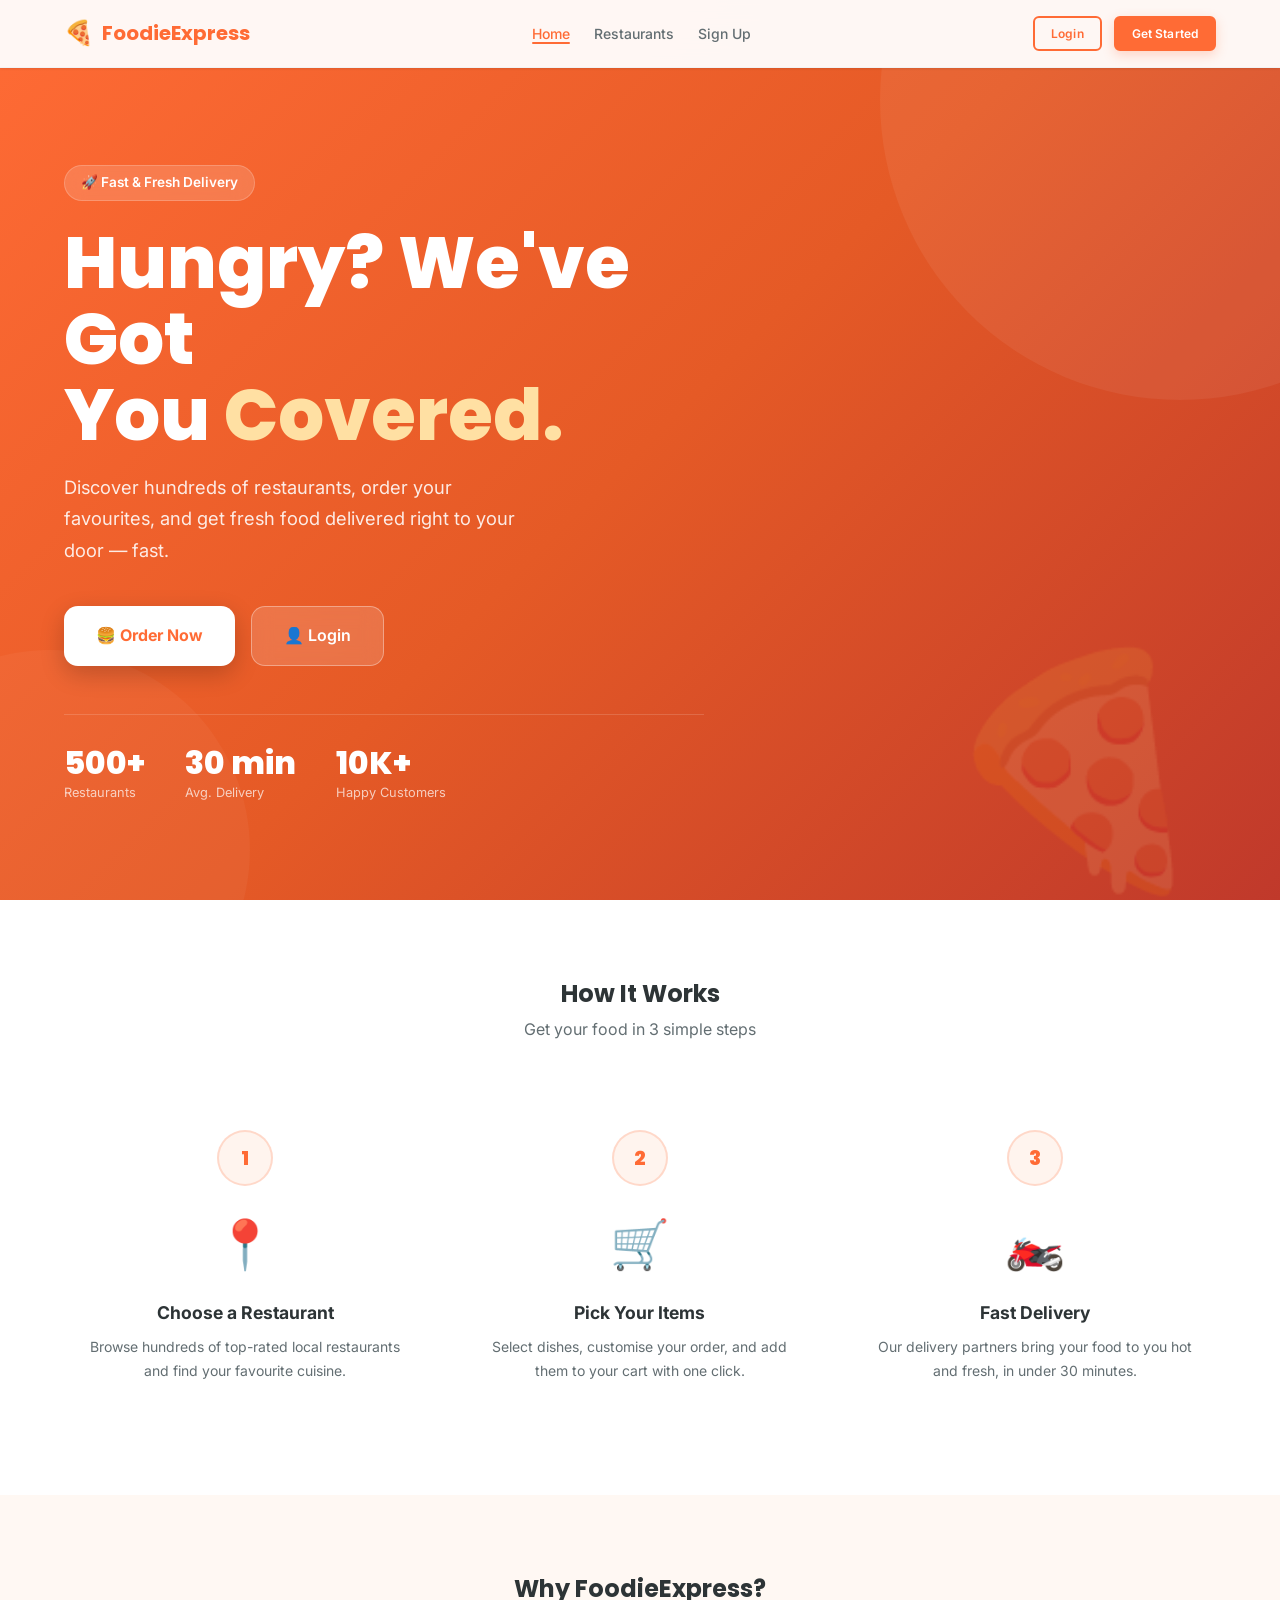
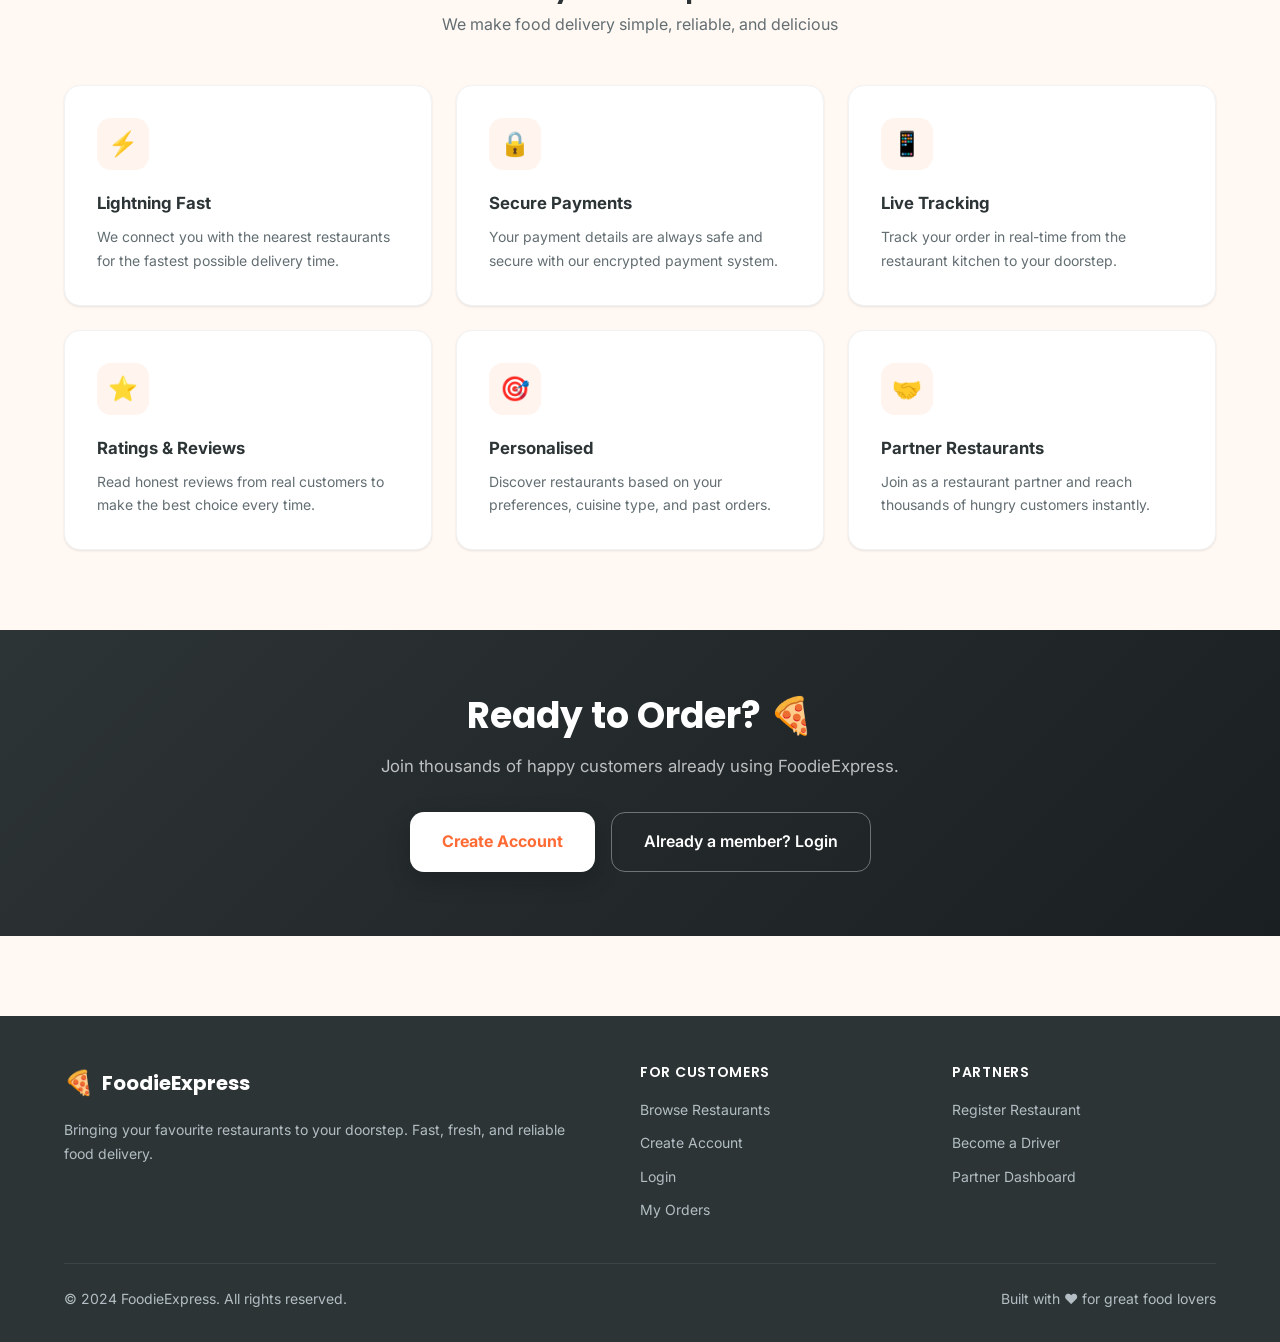
<file: src/main/webapp/index.html>
<!DOCTYPE html>
<html lang="en">
<head>
    <meta charset="UTF-8">
    <meta name="viewport" content="width=device-width, initial-scale=1.0">
    <title>FoodieExpress — Delicious Food Delivered Fast</title>
    <meta name="description" content="Order food from your favourite restaurants with FoodieExpress. Fast delivery, great food, amazing prices.">

    <!-- Fonts -->
    <link rel="preconnect" href="https://fonts.googleapis.com">
    <link rel="preconnect" href="https://fonts.gstatic.com" crossorigin>
    <link href="https://fonts.googleapis.com/css2?family=Inter:wght@300;400;500;600;700&family=Poppins:wght@600;700;800&display=swap" rel="stylesheet">

    <!-- Styles -->
    <link rel="stylesheet" href="assets/css/style.css">

    <style>
        /* ── Hero Section ── */
        .hero {
            min-height: 100vh;
            background: linear-gradient(135deg, #FF6B35 0%, #E55A26 50%, #C0392B 100%);
            display: flex;
            align-items: center;
            position: relative;
            overflow: hidden;
        }

        .hero::before {
            content: '';
            position: absolute;
            width: 600px; height: 600px;
            background: rgba(255,255,255,0.06);
            border-radius: 50%;
            top: -200px; right: -200px;
        }

        .hero::after {
            content: '';
            position: absolute;
            width: 400px; height: 400px;
            background: rgba(255,255,255,0.04);
            border-radius: 50%;
            bottom: -150px; left: -150px;
        }

        .hero-content {
            position: relative;
            z-index: 1;
            color: white;
            max-width: 640px;
        }

        .hero-eyebrow {
            display: inline-flex;
            align-items: center;
            gap: 0.5rem;
            background: rgba(255,255,255,0.15);
            backdrop-filter: blur(10px);
            color: white;
            padding: 0.4rem 1rem;
            border-radius: 2rem;
            font-size: 0.85rem;
            font-weight: 600;
            margin-bottom: 1.5rem;
            border: 1px solid rgba(255,255,255,0.2);
        }

        .hero h1 {
            font-family: 'Poppins', sans-serif;
            font-size: clamp(2.5rem, 6vw, 4.5rem);
            font-weight: 800;
            color: white;
            line-height: 1.05;
            margin-bottom: 1.25rem;
        }

        .hero h1 .highlight {
            color: #FFE0A3;
            display: inline-block;
        }

        .hero-subtitle {
            font-size: 1.15rem;
            color: rgba(255,255,255,0.88);
            line-height: 1.7;
            margin-bottom: 2.5rem;
            max-width: 480px;
        }

        .hero-cta-group {
            display: flex;
            gap: 1rem;
            flex-wrap: wrap;
        }

        .hero-cta-primary {
            display: inline-flex;
            align-items: center;
            gap: 0.5rem;
            padding: 1rem 2rem;
            background: white;
            color: #FF6B35;
            border-radius: 0.875rem;
            font-size: 1rem;
            font-weight: 700;
            text-decoration: none;
            transition: all 0.2s ease;
            box-shadow: 0 8px 24px rgba(0,0,0,0.2);
        }

        .hero-cta-primary:hover {
            transform: translateY(-2px);
            box-shadow: 0 12px 32px rgba(0,0,0,0.25);
        }

        .hero-cta-secondary {
            display: inline-flex;
            align-items: center;
            gap: 0.5rem;
            padding: 1rem 2rem;
            background: rgba(255,255,255,0.15);
            backdrop-filter: blur(10px);
            color: white;
            border-radius: 0.875rem;
            font-size: 1rem;
            font-weight: 600;
            text-decoration: none;
            border: 1.5px solid rgba(255,255,255,0.35);
            transition: all 0.2s ease;
        }

        .hero-cta-secondary:hover {
            background: rgba(255,255,255,0.25);
            transform: translateY(-2px);
        }

        .hero-stats {
            display: flex;
            gap: 2.5rem;
            margin-top: 3rem;
            padding-top: 2rem;
            border-top: 1px solid rgba(255,255,255,0.15);
        }

        .hero-stat-value {
            font-family: 'Poppins', sans-serif;
            font-size: 2rem;
            font-weight: 800;
            color: white;
            line-height: 1;
        }

        .hero-stat-label {
            font-size: 0.8rem;
            color: rgba(255,255,255,0.7);
            margin-top: 0.25rem;
        }

        .hero-illustration {
            position: absolute;
            right: 5%;
            bottom: -5%;
            font-size: 14rem;
            opacity: 0.15;
            animation: float 4s ease-in-out infinite;
            user-select: none;
        }

        @keyframes float {
            0%, 100% { transform: translateY(0) rotate(-5deg); }
            50%       { transform: translateY(-20px) rotate(5deg); }
        }

        /* ── How It Works ── */
        .how-it-works {
            padding: 5rem 0;
            background: white;
        }

        .how-it-works .section-header {
            text-align: center;
            margin-bottom: 3.5rem;
        }

        .steps-grid {
            display: grid;
            grid-template-columns: repeat(auto-fit, minmax(240px, 1fr));
            gap: 2rem;
            position: relative;
        }

        .step-card {
            text-align: center;
            padding: 2rem 1.5rem;
        }

        .step-number {
            width: 56px;
            height: 56px;
            background: var(--color-primary-bg);
            color: var(--color-primary);
            border-radius: 50%;
            display: flex;
            align-items: center;
            justify-content: center;
            font-family: 'Poppins', sans-serif;
            font-size: 1.25rem;
            font-weight: 800;
            margin: 0 auto 1.25rem;
            border: 2px solid rgba(255,107,53,0.2);
        }

        .step-icon {
            font-size: 3rem;
            margin-bottom: 1rem;
        }

        .step-title {
            font-size: 1.1rem;
            font-weight: 700;
            color: var(--color-secondary);
            margin-bottom: 0.5rem;
        }

        .step-desc {
            font-size: 0.875rem;
            color: var(--color-text-muted);
            line-height: 1.7;
        }

        /* ── Features ── */
        .features {
            padding: 5rem 0;
            background: var(--color-bg);
        }

        .features-grid {
            display: grid;
            grid-template-columns: repeat(auto-fit, minmax(280px, 1fr));
            gap: 1.5rem;
        }

        .feature-card {
            background: white;
            padding: 2rem;
            border-radius: 1rem;
            border: 1px solid var(--color-border-light);
            box-shadow: var(--shadow-sm);
            transition: all 0.25s ease;
        }

        .feature-card:hover {
            box-shadow: var(--shadow-lg);
            transform: translateY(-3px);
        }

        .feature-icon {
            width: 52px;
            height: 52px;
            background: var(--color-primary-bg);
            border-radius: 0.875rem;
            display: flex;
            align-items: center;
            justify-content: center;
            font-size: 1.5rem;
            margin-bottom: 1.25rem;
        }

        .feature-title {
            font-size: 1.05rem;
            font-weight: 700;
            margin-bottom: 0.5rem;
            color: var(--color-secondary);
        }

        .feature-desc {
            font-size: 0.875rem;
            color: var(--color-text-muted);
            line-height: 1.7;
        }

        /* ── CTA Banner ── */
        .cta-banner {
            background: linear-gradient(135deg, #2D3436, #1a1f21);
            color: white;
            padding: 4rem 0;
            text-align: center;
        }

        .cta-banner h2 {
            font-family: 'Poppins', sans-serif;
            font-size: 2.25rem;
            color: white;
            margin-bottom: 1rem;
        }

        .cta-banner p {
            color: rgba(255,255,255,0.7);
            margin-bottom: 2rem;
            font-size: 1.05rem;
        }

        .cta-banner-btns {
            display: flex;
            gap: 1rem;
            justify-content: center;
            flex-wrap: wrap;
        }

        /* ── Responsive ── */
        @media (max-width: 768px) {
            .hero-stats { gap: 1.5rem; }
            .hero-stat-value { font-size: 1.5rem; }
            .hero-illustration { display: none; }
            .cta-banner h2 { font-size: 1.75rem; }
        }
    </style>
</head>
<body>

<!-- ── Navigation ── -->
<nav class="navbar" id="main-navbar" aria-label="Main navigation">
    <div class="container nav-inner">
        <a class="nav-logo" href="index.html" aria-label="FoodieExpress Home">
            <span class="logo-icon" aria-hidden="true">🍕</span>
            FoodieExpress
        </a>

        <ul class="nav-links" role="list">
            <li><a class="nav-link active" href="index.html">Home</a></li>
            <li><a class="nav-link" href="pages/restaurants.html">Restaurants</a></li>
            <li><a class="nav-link" href="pages/register.html">Sign Up</a></li>
        </ul>

        <div class="nav-actions">
            <a class="btn btn-outline btn-sm" href="pages/login.html" id="nav-login-btn">Login</a>
            <a class="btn btn-primary btn-sm" href="pages/register.html" id="nav-register-btn">Get Started</a>
        </div>
    </div>
</nav>

<!-- ── Hero ── -->
<section class="hero page-content" aria-label="Hero section">
    <div class="container">
        <div class="hero-content">
            <div class="hero-eyebrow">
                🚀 Fast &amp; Fresh Delivery
            </div>

            <h1>
                Hungry? We've Got<br>
                You <span class="highlight">Covered.</span>
            </h1>

            <p class="hero-subtitle">
                Discover hundreds of restaurants, order your favourites, and get
                fresh food delivered right to your door — fast.
            </p>

            <div class="hero-cta-group">
                <a class="hero-cta-primary" href="pages/register.html" id="hero-get-started">
                    🍔 Order Now
                </a>
                <a class="hero-cta-secondary" href="pages/login.html" id="hero-login">
                    👤 Login
                </a>
            </div>

            <div class="hero-stats">
                <div>
                    <div class="hero-stat-value">500+</div>
                    <div class="hero-stat-label">Restaurants</div>
                </div>
                <div>
                    <div class="hero-stat-value">30 min</div>
                    <div class="hero-stat-label">Avg. Delivery</div>
                </div>
                <div>
                    <div class="hero-stat-value">10K+</div>
                    <div class="hero-stat-label">Happy Customers</div>
                </div>
            </div>
        </div>
    </div>

    <div class="hero-illustration" aria-hidden="true">🍕</div>
</section>

<!-- ── How It Works ── -->
<section class="how-it-works" aria-label="How it works">
    <div class="container">
        <div class="section-header">
            <h2 class="section-title">How It Works</h2>
            <p class="section-subtitle">Get your food in 3 simple steps</p>
        </div>

        <div class="steps-grid">
            <div class="step-card">
                <div class="step-number">1</div>
                <div class="step-icon">📍</div>
                <div class="step-title">Choose a Restaurant</div>
                <p class="step-desc">Browse hundreds of top-rated local restaurants and find your favourite cuisine.</p>
            </div>

            <div class="step-card">
                <div class="step-number">2</div>
                <div class="step-icon">🛒</div>
                <div class="step-title">Pick Your Items</div>
                <p class="step-desc">Select dishes, customise your order, and add them to your cart with one click.</p>
            </div>

            <div class="step-card">
                <div class="step-number">3</div>
                <div class="step-icon">🏍️</div>
                <div class="step-title">Fast Delivery</div>
                <p class="step-desc">Our delivery partners bring your food to you hot and fresh, in under 30 minutes.</p>
            </div>
        </div>
    </div>
</section>

<!-- ── Features ── -->
<section class="features" aria-label="Features">
    <div class="container">
        <div class="section-header text-center" style="text-align:center; margin-bottom:3rem;">
            <h2 class="section-title">Why FoodieExpress?</h2>
            <p class="section-subtitle">We make food delivery simple, reliable, and delicious</p>
        </div>

        <div class="features-grid">
            <div class="feature-card">
                <div class="feature-icon">⚡</div>
                <div class="feature-title">Lightning Fast</div>
                <p class="feature-desc">We connect you with the nearest restaurants for the fastest possible delivery time.</p>
            </div>
            <div class="feature-card">
                <div class="feature-icon">🔒</div>
                <div class="feature-title">Secure Payments</div>
                <p class="feature-desc">Your payment details are always safe and secure with our encrypted payment system.</p>
            </div>
            <div class="feature-card">
                <div class="feature-icon">📱</div>
                <div class="feature-title">Live Tracking</div>
                <p class="feature-desc">Track your order in real-time from the restaurant kitchen to your doorstep.</p>
            </div>
            <div class="feature-card">
                <div class="feature-icon">⭐</div>
                <div class="feature-title">Ratings & Reviews</div>
                <p class="feature-desc">Read honest reviews from real customers to make the best choice every time.</p>
            </div>
            <div class="feature-card">
                <div class="feature-icon">🎯</div>
                <div class="feature-title">Personalised</div>
                <p class="feature-desc">Discover restaurants based on your preferences, cuisine type, and past orders.</p>
            </div>
            <div class="feature-card">
                <div class="feature-icon">🤝</div>
                <div class="feature-title">Partner Restaurants</div>
                <p class="feature-desc">Join as a restaurant partner and reach thousands of hungry customers instantly.</p>
            </div>
        </div>
    </div>
</section>

<!-- ── CTA Banner ── -->
<section class="cta-banner" aria-label="Call to action">
    <div class="container">
        <h2>Ready to Order? 🍕</h2>
        <p>Join thousands of happy customers already using FoodieExpress.</p>
        <div class="cta-banner-btns">
            <a class="hero-cta-primary" href="pages/register.html">Create Account</a>
            <a href="pages/login.html" style="display:inline-flex; align-items:center; gap:0.5rem; padding:1rem 2rem; border:1.5px solid rgba(255,255,255,0.35); color:white; border-radius:0.875rem; font-size:1rem; font-weight:600; transition:all 0.2s ease; text-decoration:none;">
                Already a member? Login
            </a>
        </div>
    </div>
</section>

<!-- ── Footer ── -->
<footer class="footer" role="contentinfo">
    <div class="container">
        <div class="footer-grid">
            <div class="footer-brand">
                <a class="nav-logo" href="index.html" style="margin-bottom:1rem; display:inline-flex;">
                    <span class="logo-icon">🍕</span> FoodieExpress
                </a>
                <p>Bringing your favourite restaurants to your doorstep. Fast, fresh, and reliable food delivery.</p>
            </div>

            <div class="footer-col">
                <h4>For Customers</h4>
                <ul>
                    <li><a href="pages/restaurants.html">Browse Restaurants</a></li>
                    <li><a href="pages/register.html">Create Account</a></li>
                    <li><a href="pages/login.html">Login</a></li>
                    <li><a href="pages/orders.html">My Orders</a></li>
                </ul>
            </div>

            <div class="footer-col">
                <h4>Partners</h4>
                <ul>
                    <li><a href="pages/register.html">Register Restaurant</a></li>
                    <li><a href="pages/register.html">Become a Driver</a></li>
                    <li><a href="#">Partner Dashboard</a></li>
                </ul>
            </div>
        </div>

        <div class="footer-bottom">
            <span>© 2024 FoodieExpress. All rights reserved.</span>
            <span>Built with ❤️ for great food lovers</span>
        </div>
    </div>
</footer>

<!-- Toast Container -->
<div id="toast-container" class="toast-container" aria-live="polite"></div>

<script src="assets/js/api.js"></script>
<script>
    // Redirect logged-in users to their dashboard
    document.addEventListener('DOMContentLoaded', () => {
        // Scroll shadow on nav
        const navbar = document.querySelector('.navbar');
        window.addEventListener('scroll', () => {
            navbar.classList.toggle('scrolled', window.scrollY > 10);
        });

        // If already logged in, update nav to show logged-in state
        const user = Session.get();
        if (user) {
            const loginBtn    = document.getElementById('nav-login-btn');
            const registerBtn = document.getElementById('nav-register-btn');
            if (loginBtn)    loginBtn.textContent    = user.name;
            if (loginBtn)    loginBtn.href           = '#';
            if (registerBtn) registerBtn.textContent = 'Go to App';
            if (registerBtn) registerBtn.href        = CONTEXT + '/pages/restaurants.html';

            // Hero CTAs
            const heroStart = document.getElementById('hero-get-started');
            const heroLogin = document.getElementById('hero-login');
            if (heroStart) { heroStart.textContent = '🍽️ Browse Restaurants'; heroStart.href = 'pages/restaurants.html'; }
            if (heroLogin) { heroLogin.style.display = 'none'; }
        }
    });
</script>
</body>
</html>
</file>
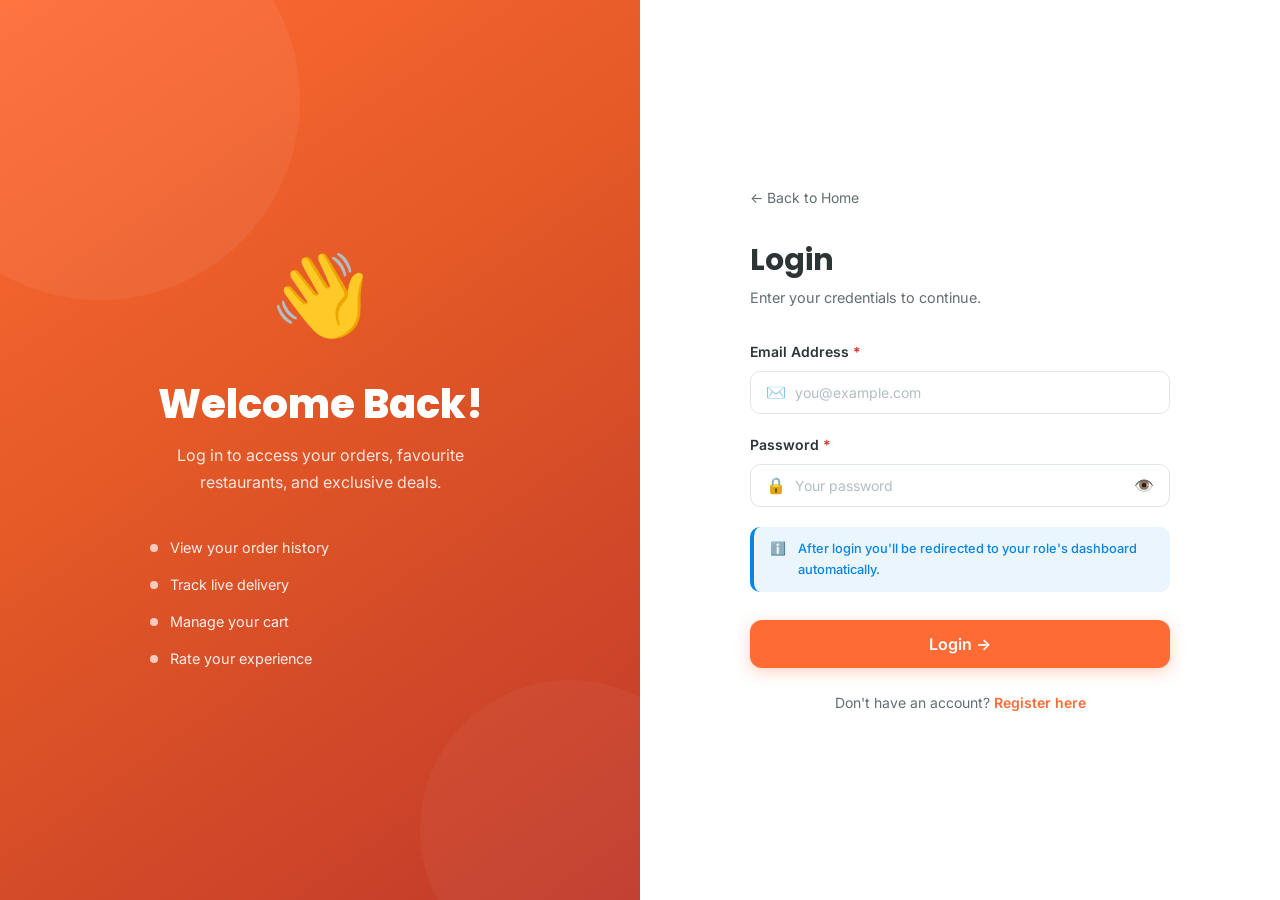
<file: src/main/webapp/pages/login.html>
<!DOCTYPE html>
<html lang="en">
<head>
    <meta charset="UTF-8">
    <meta name="viewport" content="width=device-width, initial-scale=1.0">
    <title>Login — FoodieExpress</title>
    <meta name="description" content="Login to your FoodieExpress account and order your favourite food.">

    <link rel="preconnect" href="https://fonts.googleapis.com">
    <link rel="preconnect" href="https://fonts.gstatic.com" crossorigin>
    <link href="https://fonts.googleapis.com/css2?family=Inter:wght@300;400;500;600;700&family=Poppins:wght@600;700;800&display=swap" rel="stylesheet">

    <link rel="stylesheet" href="../assets/css/style.css">
    <link rel="stylesheet" href="../assets/css/auth.css">
</head>
<body>

<div class="auth-page">

    <!-- ── Left Hero Panel ── -->
    <div class="auth-hero" aria-hidden="true">
        <div class="auth-hero-content">
            <div class="auth-hero-icon">👋</div>
            <h1>Welcome Back!</h1>
            <p>Log in to access your orders, favourite restaurants, and exclusive deals.</p>

            <div class="auth-hero-features">
                <div class="auth-hero-feature">
                    <div class="feature-dot"></div>
                    <span>View your order history</span>
                </div>
                <div class="auth-hero-feature">
                    <div class="feature-dot"></div>
                    <span>Track live delivery</span>
                </div>
                <div class="auth-hero-feature">
                    <div class="feature-dot"></div>
                    <span>Manage your cart</span>
                </div>
                <div class="auth-hero-feature">
                    <div class="feature-dot"></div>
                    <span>Rate your experience</span>
                </div>
            </div>
        </div>
    </div>

    <!-- ── Right Form Panel ── -->
    <div class="auth-form-panel">
        <div class="auth-form-container">

            <a class="auth-back-link" href="../index.html" aria-label="Back to home">
                ← Back to Home
            </a>

            <div class="auth-header">
                <h2>Login</h2>
                <p>Enter your credentials to continue.</p>
            </div>

            <!-- Message (hidden initially) -->
            <div id="login-message" class="auth-message" style="display:none;" role="alert" aria-live="polite"></div>

            <form id="login-form" class="auth-form" novalidate autocomplete="on" aria-label="Login form">

                <!-- Email -->
                <div class="form-group">
                    <label class="form-label" for="login-email">Email Address <span style="color:var(--color-error)">*</span></label>
                    <div class="input-wrapper">
                        <span class="input-icon" aria-hidden="true">✉️</span>
                        <input class="form-input" type="email" id="login-email" name="email"
                               placeholder="you@example.com"
                               autocomplete="email"
                               aria-required="true">
                    </div>
                </div>

                <!-- Password -->
                <div class="form-group">
                    <label class="form-label" for="login-password">Password <span style="color:var(--color-error)">*</span></label>
                    <div class="input-wrapper">
                        <span class="input-icon" aria-hidden="true">🔒</span>
                        <input class="form-input" type="password" id="login-password" name="password"
                               placeholder="Your password"
                               autocomplete="current-password"
                               aria-required="true">
                        <span class="input-icon-right password-toggle" id="toggle-login-password"
                              role="button" tabindex="0" aria-label="Toggle password visibility"
                              title="Show/hide password">👁️</span>
                    </div>
                </div>

                <!-- Role hint box -->
                <div class="alert alert-info" style="font-size:0.8rem; padding:0.75rem 1rem;">
                    <span>ℹ️</span>
                    <span>After login you'll be redirected to your role's dashboard automatically.</span>
                </div>

                <!-- Submit -->
                <button type="submit" class="auth-submit-btn" id="login-btn" aria-label="Login to your account">
                    <span>Login →</span>
                </button>

            </form>

            <div class="auth-footer">
                Don't have an account?
                <a href="register.html">Register here</a>
            </div>

        </div>
    </div>

</div>

<!-- Toast container -->
<div id="toast-container" class="toast-container" aria-live="polite"></div>

<script src="../assets/js/api.js"></script>
<script src="../assets/js/auth.js"></script>
</body>
</html>
</file>
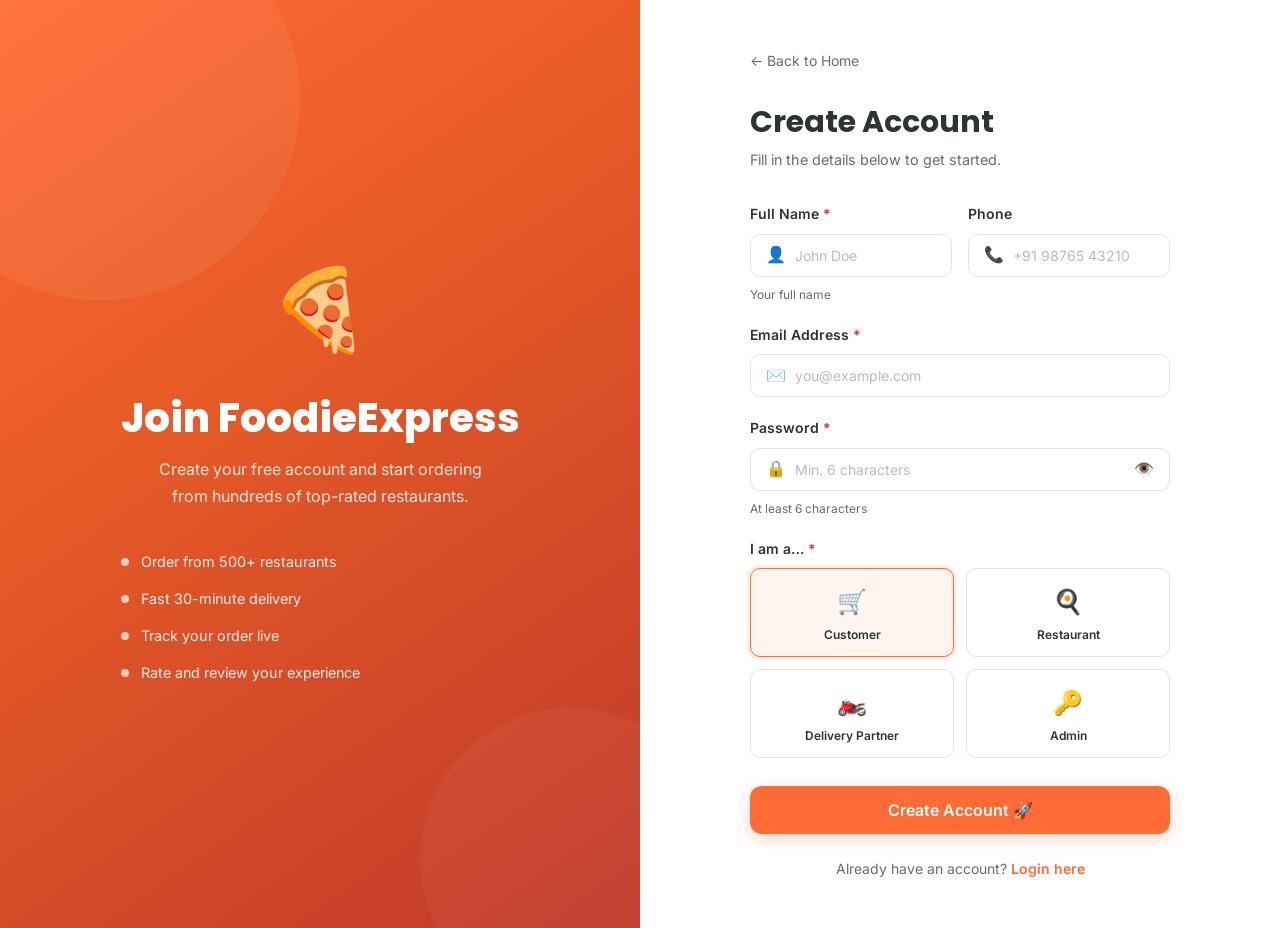
<file: src/main/webapp/pages/register.html>
<!DOCTYPE html>
<html lang="en">
<head>
    <meta charset="UTF-8">
    <meta name="viewport" content="width=device-width, initial-scale=1.0">
    <title>Create Account — FoodieExpress</title>
    <meta name="description" content="Create your FoodieExpress account and start ordering from your favourite restaurants.">

    <link rel="preconnect" href="https://fonts.googleapis.com">
    <link rel="preconnect" href="https://fonts.gstatic.com" crossorigin>
    <link href="https://fonts.googleapis.com/css2?family=Inter:wght@300;400;500;600;700&family=Poppins:wght@600;700;800&display=swap" rel="stylesheet">

    <link rel="stylesheet" href="../assets/css/style.css">
    <link rel="stylesheet" href="../assets/css/auth.css">
</head>
<body>

<div class="auth-page">

    <!-- ── Left Hero Panel ── -->
    <div class="auth-hero" aria-hidden="true">
        <div class="auth-hero-content">
            <div class="auth-hero-icon">🍕</div>
            <h1>Join FoodieExpress</h1>
            <p>Create your free account and start ordering from hundreds of top-rated restaurants.</p>

            <div class="auth-hero-features">
                <div class="auth-hero-feature">
                    <div class="feature-dot"></div>
                    <span>Order from 500+ restaurants</span>
                </div>
                <div class="auth-hero-feature">
                    <div class="feature-dot"></div>
                    <span>Fast 30-minute delivery</span>
                </div>
                <div class="auth-hero-feature">
                    <div class="feature-dot"></div>
                    <span>Track your order live</span>
                </div>
                <div class="auth-hero-feature">
                    <div class="feature-dot"></div>
                    <span>Rate and review your experience</span>
                </div>
            </div>
        </div>
    </div>

    <!-- ── Right Form Panel ── -->
    <div class="auth-form-panel">
        <div class="auth-form-container">

            <a class="auth-back-link" href="../index.html" aria-label="Back to home">
                ← Back to Home
            </a>

            <div class="auth-header">
                <h2>Create Account</h2>
                <p>Fill in the details below to get started.</p>
            </div>

            <!-- Message (hidden initially) -->
            <div id="register-message" class="auth-message" style="display:none;" role="alert" aria-live="polite"></div>

            <form id="register-form" class="auth-form" novalidate autocomplete="off" aria-label="Registration form">

                <!-- Name + Phone row -->
                <div class="auth-form-row">
                    <div class="form-group">
                        <label class="form-label" for="reg-name">Full Name <span style="color:var(--color-error)">*</span></label>
                        <div class="input-wrapper">
                            <span class="input-icon" aria-hidden="true">👤</span>
                            <input class="form-input" type="text" id="reg-name" name="name"
                                   placeholder="John Doe"
                                   autocomplete="name"
                                   aria-required="true"
                                   aria-describedby="name-hint">
                        </div>
                        <span id="name-hint" class="form-hint">Your full name</span>
                    </div>

                    <div class="form-group">
                        <label class="form-label" for="reg-phone">Phone</label>
                        <div class="input-wrapper">
                            <span class="input-icon" aria-hidden="true">📞</span>
                            <input class="form-input" type="tel" id="reg-phone" name="phone"
                                   placeholder="+91 98765 43210"
                                   autocomplete="tel">
                        </div>
                    </div>
                </div>

                <!-- Email -->
                <div class="form-group">
                    <label class="form-label" for="reg-email">Email Address <span style="color:var(--color-error)">*</span></label>
                    <div class="input-wrapper">
                        <span class="input-icon" aria-hidden="true">✉️</span>
                        <input class="form-input" type="email" id="reg-email" name="email"
                               placeholder="you@example.com"
                               autocomplete="email"
                               aria-required="true">
                    </div>
                </div>

                <!-- Password -->
                <div class="form-group">
                    <label class="form-label" for="reg-password">Password <span style="color:var(--color-error)">*</span></label>
                    <div class="input-wrapper">
                        <span class="input-icon" aria-hidden="true">🔒</span>
                        <input class="form-input" type="password" id="reg-password" name="password"
                               placeholder="Min. 6 characters"
                               autocomplete="new-password"
                               aria-required="true"
                               aria-describedby="pw-hint">
                        <span class="input-icon-right password-toggle" id="toggle-reg-password"
                              role="button" tabindex="0" aria-label="Toggle password visibility"
                              title="Show/hide password">👁️</span>
                    </div>
                    <span id="pw-hint" class="form-hint">At least 6 characters</span>
                </div>

                <!-- Role Selector -->
                <div class="form-group">
                    <label class="form-label">I am a… <span style="color:var(--color-error)">*</span></label>
                    <div class="role-grid" role="radiogroup" aria-label="Select your role">

                        <div class="role-option">
                            <input type="radio" name="role" id="role-customer" value="CUSTOMER" checked>
                            <label class="role-label" for="role-customer">
                                <span class="role-icon" aria-hidden="true">🛒</span>
                                <span class="role-name">Customer</span>
                            </label>
                        </div>

                        <div class="role-option">
                            <input type="radio" name="role" id="role-restaurant" value="RESTAURANT">
                            <label class="role-label" for="role-restaurant">
                                <span class="role-icon" aria-hidden="true">🍳</span>
                                <span class="role-name">Restaurant</span>
                            </label>
                        </div>

                        <div class="role-option">
                            <input type="radio" name="role" id="role-delivery" value="DELIVERY_PARTNER">
                            <label class="role-label" for="role-delivery">
                                <span class="role-icon" aria-hidden="true">🏍️</span>
                                <span class="role-name">Delivery Partner</span>
                            </label>
                        </div>

                        <div class="role-option">
                            <input type="radio" name="role" id="role-admin" value="ADMIN">
                            <label class="role-label" for="role-admin">
                                <span class="role-icon" aria-hidden="true">🔑</span>
                                <span class="role-name">Admin</span>
                            </label>
                        </div>

                    </div>
                </div>

                <!-- Submit -->
                <button type="submit" class="auth-submit-btn" id="register-btn" aria-label="Create account">
                    <span>Create Account 🚀</span>
                </button>

            </form>

            <div class="auth-footer">
                Already have an account?
                <a href="login.html">Login here</a>
            </div>

        </div>
    </div>

</div>

<!-- Toast container -->
<div id="toast-container" class="toast-container" aria-live="polite"></div>

<script src="../assets/js/api.js"></script>
<script src="../assets/js/auth.js"></script>
</body>
</html>
</file>
<file: src/main/webapp/assets/css/style.css>
/* ============================================================
   style.css — Food Delivery App Global Design System
   Design tokens, reset, typography, nav, footer,
   buttons, cards, badges, modals, toasts, utilities.
   ============================================================ */

/* ── Google Fonts ── */
@import url('https://fonts.googleapis.com/css2?family=Inter:wght@300;400;500;600;700&family=Poppins:wght@600;700;800&display=swap');

/* ──────────────────────────────────────────────
   1. DESIGN TOKENS (CSS Custom Properties)
   ────────────────────────────────────────────── */
:root {
    /* Brand Colors */
    --color-primary:       #FF6B35;
    --color-primary-dark:  #E55A26;
    --color-primary-light: #FF8C5A;
    --color-primary-bg:    #FFF4EE;

    /* Neutral */
    --color-secondary:     #2D3436;
    --color-text:          #2D3436;
    --color-text-muted:    #636E72;
    --color-text-light:    #B2BEC3;
    --color-border:        #DFE6E9;
    --color-border-light:  #F1F3F4;

    /* Surfaces */
    --color-bg:            #FFF8F3;
    --color-surface:       #FFFFFF;
    --color-surface-alt:   #F8F9FA;

    /* Status */
    --color-success:       #00B894;
    --color-success-bg:    #EAFAF6;
    --color-error:         #D63031;
    --color-error-bg:      #FFEAEA;
    --color-warning:       #FDCB6E;
    --color-warning-bg:    #FFFBEA;
    --color-info:          #0984E3;
    --color-info-bg:       #EBF5FD;

    /* Typography */
    --font-body:           'Inter', -apple-system, BlinkMacSystemFont, sans-serif;
    --font-heading:        'Poppins', -apple-system, BlinkMacSystemFont, sans-serif;

    --font-size-xs:        0.75rem;    /* 12px */
    --font-size-sm:        0.875rem;   /* 14px */
    --font-size-base:      1rem;       /* 16px */
    --font-size-lg:        1.125rem;   /* 18px */
    --font-size-xl:        1.25rem;    /* 20px */
    --font-size-2xl:       1.5rem;     /* 24px */
    --font-size-3xl:       1.875rem;   /* 30px */
    --font-size-4xl:       2.25rem;    /* 36px */
    --font-size-5xl:       3rem;       /* 48px */

    /* Spacing */
    --space-1:   0.25rem;
    --space-2:   0.5rem;
    --space-3:   0.75rem;
    --space-4:   1rem;
    --space-5:   1.25rem;
    --space-6:   1.5rem;
    --space-8:   2rem;
    --space-10:  2.5rem;
    --space-12:  3rem;
    --space-16:  4rem;
    --space-20:  5rem;
    --space-24:  6rem;

    /* Border Radius */
    --radius-sm:   0.375rem;
    --radius-md:   0.625rem;
    --radius-lg:   1rem;
    --radius-xl:   1.5rem;
    --radius-2xl:  2rem;
    --radius-full: 9999px;

    /* Shadows */
    --shadow-sm:   0 1px 3px rgba(0,0,0,0.06), 0 1px 2px rgba(0,0,0,0.04);
    --shadow-md:   0 4px 16px rgba(0,0,0,0.08), 0 2px 6px rgba(0,0,0,0.04);
    --shadow-lg:   0 8px 32px rgba(0,0,0,0.10), 0 4px 12px rgba(0,0,0,0.06);
    --shadow-xl:   0 16px 48px rgba(0,0,0,0.12), 0 8px 20px rgba(0,0,0,0.08);
    --shadow-primary: 0 8px 24px rgba(255,107,53,0.30);

    /* Transitions */
    --transition-fast:   0.15s ease;
    --transition-base:   0.25s ease;
    --transition-slow:   0.4s ease;

    /* Layout */
    --container-max:   1200px;
    --nav-height:      68px;
}

/* ──────────────────────────────────────────────
   2. RESET & BASE
   ────────────────────────────────────────────── */
*, *::before, *::after {
    box-sizing: border-box;
    margin: 0;
    padding: 0;
}

html {
    scroll-behavior: smooth;
    font-size: 16px;
}

body {
    font-family: var(--font-body);
    font-size: var(--font-size-base);
    color: var(--color-text);
    background-color: var(--color-bg);
    line-height: 1.6;
    -webkit-font-smoothing: antialiased;
    -moz-osx-font-smoothing: grayscale;
}

img {
    max-width: 100%;
    display: block;
}

a {
    color: inherit;
    text-decoration: none;
}

ul {
    list-style: none;
}

button {
    cursor: pointer;
    border: none;
    background: none;
    font-family: inherit;
}

input, select, textarea {
    font-family: inherit;
}

/* ──────────────────────────────────────────────
   3. TYPOGRAPHY UTILITIES
   ────────────────────────────────────────────── */
h1, h2, h3, h4, h5, h6 {
    font-family: var(--font-heading);
    line-height: 1.2;
    color: var(--color-secondary);
}

.text-primary   { color: var(--color-primary); }
.text-muted     { color: var(--color-text-muted); }
.text-light     { color: var(--color-text-light); }
.text-success   { color: var(--color-success); }
.text-error     { color: var(--color-error); }

.text-xs   { font-size: var(--font-size-xs); }
.text-sm   { font-size: var(--font-size-sm); }
.text-base { font-size: var(--font-size-base); }
.text-lg   { font-size: var(--font-size-lg); }
.text-xl   { font-size: var(--font-size-xl); }
.text-2xl  { font-size: var(--font-size-2xl); }

.font-medium  { font-weight: 500; }
.font-semibold{ font-weight: 600; }
.font-bold    { font-weight: 700; }

.text-center  { text-align: center; }
.text-left    { text-align: left; }
.text-right   { text-align: right; }

/* ──────────────────────────────────────────────
   4. LAYOUT UTILITIES
   ────────────────────────────────────────────── */
.container {
    width: 100%;
    max-width: var(--container-max);
    margin: 0 auto;
    padding: 0 var(--space-6);
}

.flex         { display: flex; }
.flex-col     { flex-direction: column; }
.items-center { align-items: center; }
.justify-center { justify-content: center; }
.justify-between { justify-content: space-between; }
.gap-2 { gap: var(--space-2); }
.gap-3 { gap: var(--space-3); }
.gap-4 { gap: var(--space-4); }

.grid { display: grid; }

.mt-4  { margin-top: var(--space-4); }
.mt-6  { margin-top: var(--space-6); }
.mt-8  { margin-top: var(--space-8); }
.mb-4  { margin-bottom: var(--space-4); }
.mb-6  { margin-bottom: var(--space-6); }
.mb-8  { margin-bottom: var(--space-8); }

.py-4  { padding-top: var(--space-4); padding-bottom: var(--space-4); }
.py-8  { padding-top: var(--space-8); padding-bottom: var(--space-8); }
.py-16 { padding-top: var(--space-16); padding-bottom: var(--space-16); }
.px-4  { padding-left: var(--space-4); padding-right: var(--space-4); }

.hidden { display: none !important; }
.w-full { width: 100%; }

/* ──────────────────────────────────────────────
   5. NAVIGATION BAR
   ────────────────────────────────────────────── */
.navbar {
    position: fixed;
    top: 0;
    left: 0;
    right: 0;
    z-index: 1000;
    height: var(--nav-height);
    background: rgba(255,255,255,0.95);
    backdrop-filter: blur(12px);
    -webkit-backdrop-filter: blur(12px);
    border-bottom: 1px solid var(--color-border-light);
    box-shadow: var(--shadow-sm);
    transition: box-shadow var(--transition-base);
}

.navbar.scrolled {
    box-shadow: var(--shadow-md);
}

.nav-inner {
    display: flex;
    align-items: center;
    justify-content: space-between;
    height: 100%;
}

.nav-logo {
    display: flex;
    align-items: center;
    gap: var(--space-2);
    font-family: var(--font-heading);
    font-size: var(--font-size-xl);
    font-weight: 700;
    color: var(--color-primary);
    text-decoration: none;
    transition: opacity var(--transition-fast);
}

.nav-logo:hover {
    opacity: 0.85;
}

.nav-logo .logo-icon {
    font-size: 1.5rem;
}

.nav-links {
    display: flex;
    align-items: center;
    gap: var(--space-6);
}

.nav-link {
    font-size: var(--font-size-sm);
    font-weight: 500;
    color: var(--color-text-muted);
    transition: color var(--transition-fast);
    position: relative;
}

.nav-link::after {
    content: '';
    position: absolute;
    bottom: -2px;
    left: 0;
    width: 0;
    height: 2px;
    background: var(--color-primary);
    transition: width var(--transition-base);
    border-radius: var(--radius-full);
}

.nav-link:hover,
.nav-link.active {
    color: var(--color-primary);
}

.nav-link:hover::after,
.nav-link.active::after {
    width: 100%;
}

.nav-actions {
    display: flex;
    align-items: center;
    gap: var(--space-3);
}

.nav-cart-btn {
    position: relative;
    display: flex;
    align-items: center;
    gap: var(--space-2);
    padding: var(--space-2) var(--space-4);
    background: var(--color-primary-bg);
    color: var(--color-primary);
    border-radius: var(--radius-full);
    font-size: var(--font-size-sm);
    font-weight: 600;
    transition: all var(--transition-fast);
    cursor: pointer;
    border: none;
}

.nav-cart-btn:hover {
    background: var(--color-primary);
    color: white;
}

.cart-badge {
    position: absolute;
    top: -6px;
    right: -6px;
    width: 20px;
    height: 20px;
    background: var(--color-error);
    color: white;
    border-radius: var(--radius-full);
    font-size: var(--font-size-xs);
    font-weight: 700;
    display: flex;
    align-items: center;
    justify-content: center;
    border: 2px solid white;
    animation: badgePop 0.3s ease;
}

@keyframes badgePop {
    0%   { transform: scale(0); }
    70%  { transform: scale(1.3); }
    100% { transform: scale(1); }
}

.nav-user-info {
    display: flex;
    align-items: center;
    gap: var(--space-2);
    font-size: var(--font-size-sm);
    color: var(--color-text-muted);
}

.nav-avatar {
    width: 34px;
    height: 34px;
    background: var(--color-primary);
    color: white;
    border-radius: var(--radius-full);
    display: flex;
    align-items: center;
    justify-content: center;
    font-weight: 700;
    font-size: var(--font-size-sm);
}

/* Hamburger for mobile */
.nav-hamburger {
    display: none;
    flex-direction: column;
    gap: 5px;
    padding: var(--space-2);
    background: none;
    border: none;
    cursor: pointer;
}

.nav-hamburger span {
    display: block;
    width: 22px;
    height: 2px;
    background: var(--color-text);
    border-radius: var(--radius-full);
    transition: all var(--transition-base);
}

.page-content {
    padding-top: var(--nav-height);
    min-height: 100vh;
}

/* ──────────────────────────────────────────────
   6. FOOTER
   ────────────────────────────────────────────── */
.footer {
    background: var(--color-secondary);
    color: #B2BEC3;
    padding: var(--space-12) 0 var(--space-8);
    margin-top: var(--space-20);
}

.footer-grid {
    display: grid;
    grid-template-columns: 2fr 1fr 1fr;
    gap: var(--space-12);
    padding-bottom: var(--space-8);
    border-bottom: 1px solid rgba(255,255,255,0.08);
}

.footer-brand .nav-logo {
    color: white;
    margin-bottom: var(--space-4);
    display: inline-flex;
}

.footer-brand p {
    font-size: var(--font-size-sm);
    line-height: 1.7;
}

.footer-col h4 {
    color: white;
    font-size: var(--font-size-sm);
    font-weight: 600;
    margin-bottom: var(--space-4);
    letter-spacing: 0.05em;
    text-transform: uppercase;
}

.footer-col ul li {
    margin-bottom: var(--space-2);
}

.footer-col ul li a {
    font-size: var(--font-size-sm);
    color: #B2BEC3;
    transition: color var(--transition-fast);
}

.footer-col ul li a:hover {
    color: var(--color-primary);
}

.footer-bottom {
    padding-top: var(--space-6);
    display: flex;
    align-items: center;
    justify-content: space-between;
    font-size: var(--font-size-sm);
}

/* ──────────────────────────────────────────────
   7. BUTTONS
   ────────────────────────────────────────────── */
.btn {
    display: inline-flex;
    align-items: center;
    justify-content: center;
    gap: var(--space-2);
    padding: 0.625rem var(--space-6);
    border-radius: var(--radius-md);
    font-size: var(--font-size-sm);
    font-weight: 600;
    font-family: var(--font-body);
    transition: all var(--transition-fast);
    cursor: pointer;
    border: 2px solid transparent;
    white-space: nowrap;
    text-decoration: none;
    user-select: none;
    letter-spacing: 0.01em;
}

.btn:disabled {
    opacity: 0.55;
    cursor: not-allowed;
    pointer-events: none;
}

/* Primary */
.btn-primary {
    background: var(--color-primary);
    color: white;
    border-color: var(--color-primary);
    box-shadow: 0 4px 12px rgba(255,107,53,0.25);
}

.btn-primary:hover {
    background: var(--color-primary-dark);
    border-color: var(--color-primary-dark);
    box-shadow: var(--shadow-primary);
    transform: translateY(-1px);
}

.btn-primary:active {
    transform: translateY(0);
    box-shadow: none;
}

/* Outline */
.btn-outline {
    background: transparent;
    color: var(--color-primary);
    border-color: var(--color-primary);
}

.btn-outline:hover {
    background: var(--color-primary);
    color: white;
    transform: translateY(-1px);
}

/* Ghost */
.btn-ghost {
    background: transparent;
    color: var(--color-text-muted);
    border-color: var(--color-border);
}

.btn-ghost:hover {
    background: var(--color-surface-alt);
    color: var(--color-text);
}

/* Danger */
.btn-danger {
    background: var(--color-error);
    color: white;
    border-color: var(--color-error);
}

.btn-danger:hover {
    background: #C0392B;
    border-color: #C0392B;
    transform: translateY(-1px);
}

/* Sizes */
.btn-sm {
    padding: 0.375rem var(--space-4);
    font-size: var(--font-size-xs);
    border-radius: var(--radius-sm);
}

.btn-lg {
    padding: 0.875rem var(--space-8);
    font-size: var(--font-size-base);
    border-radius: var(--radius-lg);
}

.btn-block {
    width: 100%;
}

/* Loading spinner inside button */
.btn.loading {
    position: relative;
    color: transparent;
    pointer-events: none;
}

.btn.loading::after {
    content: '';
    position: absolute;
    width: 16px;
    height: 16px;
    border: 2px solid rgba(255,255,255,0.4);
    border-top-color: white;
    border-radius: 50%;
    animation: spin 0.6s linear infinite;
}

@keyframes spin {
    to { transform: rotate(360deg); }
}

/* ──────────────────────────────────────────────
   8. FORM INPUTS
   ────────────────────────────────────────────── */
.form-group {
    display: flex;
    flex-direction: column;
    gap: var(--space-2);
}

.form-label {
    font-size: var(--font-size-sm);
    font-weight: 600;
    color: var(--color-secondary);
}

.form-input,
.form-select,
.form-textarea {
    width: 100%;
    padding: 0.75rem var(--space-4);
    border: 1.5px solid var(--color-border);
    border-radius: var(--radius-md);
    font-size: var(--font-size-sm);
    font-family: var(--font-body);
    color: var(--color-text);
    background: white;
    transition: border-color var(--transition-fast), box-shadow var(--transition-fast);
    outline: none;
    appearance: none;
}

.form-input:focus,
.form-select:focus,
.form-textarea:focus {
    border-color: var(--color-primary);
    box-shadow: 0 0 0 3px rgba(255,107,53,0.12);
}

.form-input::placeholder {
    color: var(--color-text-light);
}

.form-input.error,
.form-select.error {
    border-color: var(--color-error);
    box-shadow: 0 0 0 3px rgba(214,48,49,0.10);
}

.form-error-msg {
    font-size: var(--font-size-xs);
    color: var(--color-error);
    display: flex;
    align-items: center;
    gap: var(--space-1);
}

.form-hint {
    font-size: var(--font-size-xs);
    color: var(--color-text-muted);
}

.input-wrapper {
    position: relative;
}

.input-wrapper .input-icon {
    position: absolute;
    left: var(--space-4);
    top: 50%;
    transform: translateY(-50%);
    color: var(--color-text-light);
    font-size: 1rem;
    pointer-events: none;
}

.input-wrapper .form-input {
    padding-left: 2.75rem;
}

.input-wrapper .input-icon-right {
    position: absolute;
    right: var(--space-4);
    top: 50%;
    transform: translateY(-50%);
    color: var(--color-text-light);
    cursor: pointer;
    transition: color var(--transition-fast);
}

.input-wrapper .input-icon-right:hover {
    color: var(--color-text);
}

/* ──────────────────────────────────────────────
   9. BADGES / STATUS CHIPS
   ────────────────────────────────────────────── */
.badge {
    display: inline-flex;
    align-items: center;
    gap: var(--space-1);
    padding: 0.2rem 0.625rem;
    border-radius: var(--radius-full);
    font-size: var(--font-size-xs);
    font-weight: 600;
    letter-spacing: 0.03em;
    text-transform: uppercase;
}

.badge-success {
    background: var(--color-success-bg);
    color: var(--color-success);
}

.badge-error {
    background: var(--color-error-bg);
    color: var(--color-error);
}

.badge-warning {
    background: var(--color-warning-bg);
    color: #B7860F;
}

.badge-info {
    background: var(--color-info-bg);
    color: var(--color-info);
}

.badge-primary {
    background: var(--color-primary-bg);
    color: var(--color-primary);
}

.badge-neutral {
    background: var(--color-surface-alt);
    color: var(--color-text-muted);
}

/* ──────────────────────────────────────────────
   10. CARDS
   ────────────────────────────────────────────── */
.card {
    background: var(--color-surface);
    border-radius: var(--radius-lg);
    box-shadow: var(--shadow-sm);
    border: 1px solid var(--color-border-light);
    overflow: hidden;
    transition: box-shadow var(--transition-base), transform var(--transition-base);
}

.card:hover {
    box-shadow: var(--shadow-lg);
    transform: translateY(-3px);
}

.card-body {
    padding: var(--space-6);
}

.card-img {
    width: 100%;
    height: 200px;
    object-fit: cover;
    background: linear-gradient(135deg, var(--color-primary-bg), var(--color-border-light));
}

.card-img-placeholder {
    width: 100%;
    height: 200px;
    background: linear-gradient(135deg, #FFE8DC, #FFD5C2);
    display: flex;
    align-items: center;
    justify-content: center;
    font-size: 3rem;
}

/* ──────────────────────────────────────────────
   11. DASHBOARD STAT CARDS
   ────────────────────────────────────────────── */
.stat-card {
    background: var(--color-surface);
    border-radius: var(--radius-lg);
    padding: var(--space-6);
    box-shadow: var(--shadow-sm);
    border: 1px solid var(--color-border-light);
    display: flex;
    align-items: center;
    gap: var(--space-4);
}

.stat-icon {
    width: 52px;
    height: 52px;
    border-radius: var(--radius-md);
    display: flex;
    align-items: center;
    justify-content: center;
    font-size: 1.5rem;
    flex-shrink: 0;
}

.stat-icon.orange { background: var(--color-primary-bg); }
.stat-icon.green  { background: var(--color-success-bg); }
.stat-icon.blue   { background: var(--color-info-bg); }
.stat-icon.red    { background: var(--color-error-bg); }

.stat-value {
    font-size: var(--font-size-2xl);
    font-weight: 700;
    font-family: var(--font-heading);
    color: var(--color-secondary);
}

.stat-label {
    font-size: var(--font-size-sm);
    color: var(--color-text-muted);
}

/* ──────────────────────────────────────────────
   12. ALERT / INLINE MESSAGES
   ────────────────────────────────────────────── */
.alert {
    display: flex;
    align-items: flex-start;
    gap: var(--space-3);
    padding: var(--space-4) var(--space-5);
    border-radius: var(--radius-md);
    font-size: var(--font-size-sm);
    font-weight: 500;
    border-left: 4px solid transparent;
}

.alert-success {
    background: var(--color-success-bg);
    color: #008069;
    border-left-color: var(--color-success);
}

.alert-error {
    background: var(--color-error-bg);
    color: var(--color-error);
    border-left-color: var(--color-error);
}

.alert-warning {
    background: var(--color-warning-bg);
    color: #9B6F0A;
    border-left-color: var(--color-warning);
}

.alert-info {
    background: var(--color-info-bg);
    color: var(--color-info);
    border-left-color: var(--color-info);
}

/* ──────────────────────────────────────────────
   13. TOAST NOTIFICATIONS
   ────────────────────────────────────────────── */
.toast-container {
    position: fixed;
    top: calc(var(--nav-height) + var(--space-4));
    right: var(--space-6);
    z-index: 9999;
    display: flex;
    flex-direction: column;
    gap: var(--space-3);
    max-width: 360px;
    pointer-events: none;
}

.toast {
    display: flex;
    align-items: center;
    gap: var(--space-3);
    padding: var(--space-4) var(--space-5);
    border-radius: var(--radius-md);
    font-size: var(--font-size-sm);
    font-weight: 500;
    box-shadow: var(--shadow-xl);
    pointer-events: all;
    animation: toastSlideIn 0.3s ease;
    position: relative;
    overflow: hidden;
}

.toast::before {
    content: '';
    position: absolute;
    bottom: 0;
    left: 0;
    height: 3px;
    background: rgba(255,255,255,0.4);
    animation: toastProgress 3s linear forwards;
}

@keyframes toastProgress {
    from { width: 100%; }
    to   { width: 0%; }
}

@keyframes toastSlideIn {
    from { transform: translateX(110%); opacity: 0; }
    to   { transform: translateX(0);   opacity: 1; }
}

@keyframes toastSlideOut {
    from { transform: translateX(0);   opacity: 1; max-height: 100px; }
    to   { transform: translateX(110%); opacity: 0; max-height: 0; margin: 0; padding: 0; }
}

.toast.hiding {
    animation: toastSlideOut 0.3s ease forwards;
}

.toast-success {
    background: var(--color-success);
    color: white;
}

.toast-error {
    background: var(--color-error);
    color: white;
}

.toast-info {
    background: var(--color-info);
    color: white;
}

.toast-icon {
    font-size: 1.1rem;
    flex-shrink: 0;
}

/* ──────────────────────────────────────────────
   14. MODAL
   ────────────────────────────────────────────── */
.modal-overlay {
    position: fixed;
    inset: 0;
    background: rgba(0,0,0,0.5);
    backdrop-filter: blur(4px);
    z-index: 2000;
    display: flex;
    align-items: center;
    justify-content: center;
    padding: var(--space-4);
    animation: fadeIn 0.2s ease;
}

.modal-overlay.hidden {
    display: none;
}

@keyframes fadeIn {
    from { opacity: 0; }
    to   { opacity: 1; }
}

.modal {
    background: white;
    border-radius: var(--radius-xl);
    width: 100%;
    max-width: 480px;
    box-shadow: var(--shadow-xl);
    animation: modalSlideUp 0.3s ease;
    overflow: hidden;
}

@keyframes modalSlideUp {
    from { transform: translateY(24px); opacity: 0; }
    to   { transform: translateY(0);    opacity: 1; }
}

.modal-header {
    display: flex;
    align-items: center;
    justify-content: space-between;
    padding: var(--space-6);
    border-bottom: 1px solid var(--color-border-light);
}

.modal-title {
    font-size: var(--font-size-lg);
    font-weight: 700;
    font-family: var(--font-heading);
}

.modal-close {
    width: 32px;
    height: 32px;
    border-radius: var(--radius-full);
    background: var(--color-surface-alt);
    display: flex;
    align-items: center;
    justify-content: center;
    font-size: 1.1rem;
    color: var(--color-text-muted);
    cursor: pointer;
    border: none;
    transition: all var(--transition-fast);
}

.modal-close:hover {
    background: var(--color-error-bg);
    color: var(--color-error);
}

.modal-body {
    padding: var(--space-6);
}

.modal-footer {
    display: flex;
    gap: var(--space-3);
    padding: var(--space-4) var(--space-6);
    border-top: 1px solid var(--color-border-light);
    justify-content: flex-end;
}

/* ──────────────────────────────────────────────
   15. LOADING SKELETON
   ────────────────────────────────────────────── */
.skeleton {
    background: linear-gradient(90deg,
        var(--color-border-light) 25%,
        #e8eaed 50%,
        var(--color-border-light) 75%
    );
    background-size: 200% 100%;
    animation: shimmer 1.4s infinite;
    border-radius: var(--radius-md);
}

@keyframes shimmer {
    0%   { background-position: 200% 0; }
    100% { background-position: -200% 0; }
}

.skeleton-card {
    background: white;
    border-radius: var(--radius-lg);
    overflow: hidden;
    box-shadow: var(--shadow-sm);
    border: 1px solid var(--color-border-light);
}

.skeleton-img {
    height: 200px;
    background: linear-gradient(90deg,
        #f0f0f0 25%, #e8eaed 50%, #f0f0f0 75%
    );
    background-size: 200% 100%;
    animation: shimmer 1.4s infinite;
}

.skeleton-line {
    height: 14px;
    border-radius: var(--radius-sm);
    margin-bottom: var(--space-3);
}

.skeleton-line.short { width: 60%; }
.skeleton-line.medium { width: 80%; }
.skeleton-line.long { width: 100%; }

/* ──────────────────────────────────────────────
   16. EMPTY STATE
   ────────────────────────────────────────────── */
.empty-state {
    display: flex;
    flex-direction: column;
    align-items: center;
    justify-content: center;
    padding: var(--space-20) var(--space-8);
    text-align: center;
}

.empty-state-icon {
    font-size: 4rem;
    margin-bottom: var(--space-6);
    opacity: 0.4;
}

.empty-state h3 {
    font-size: var(--font-size-xl);
    color: var(--color-text-muted);
    margin-bottom: var(--space-3);
}

.empty-state p {
    font-size: var(--font-size-sm);
    color: var(--color-text-light);
    max-width: 300px;
    line-height: 1.7;
}

/* ──────────────────────────────────────────────
   17. PAGE HEADERS / HERO SECTIONS
   ────────────────────────────────────────────── */
.page-header {
    background: linear-gradient(135deg, var(--color-primary) 0%, var(--color-primary-dark) 100%);
    color: white;
    padding: var(--space-12) 0;
    text-align: center;
    position: relative;
    overflow: hidden;
}

.page-header::before {
    content: '';
    position: absolute;
    inset: 0;
    background: url("data:image/svg+xml,%3Csvg width='60' height='60' viewBox='0 0 60 60' xmlns='http://www.w3.org/2000/svg'%3E%3Cg fill='none' fill-rule='evenodd'%3E%3Cg fill='%23ffffff' fill-opacity='0.04'%3E%3Ccircle cx='30' cy='30' r='29'/%3E%3C/g%3E%3C/g%3E%3C/svg%3E");
}

.page-header h1 {
    color: white;
    font-size: var(--font-size-3xl);
    margin-bottom: var(--space-3);
    position: relative;
}

.page-header p {
    color: rgba(255,255,255,0.85);
    font-size: var(--font-size-lg);
    position: relative;
}

/* ──────────────────────────────────────────────
   18. SECTION UTILITIES
   ────────────────────────────────────────────── */
.section {
    padding: var(--space-16) 0;
}

.section-header {
    margin-bottom: var(--space-10);
}

.section-title {
    font-size: var(--font-size-2xl);
    margin-bottom: var(--space-2);
}

.section-subtitle {
    color: var(--color-text-muted);
    font-size: var(--font-size-base);
}

/* ──────────────────────────────────────────────
   19. QUANTITY CONTROL
   ────────────────────────────────────────────── */
.qty-control {
    display: inline-flex;
    align-items: center;
    border: 1.5px solid var(--color-border);
    border-radius: var(--radius-full);
    overflow: hidden;
    background: white;
}

.qty-btn {
    width: 32px;
    height: 32px;
    display: flex;
    align-items: center;
    justify-content: center;
    background: none;
    border: none;
    font-size: 1.1rem;
    color: var(--color-primary);
    cursor: pointer;
    font-weight: 600;
    transition: background var(--transition-fast);
}

.qty-btn:hover {
    background: var(--color-primary-bg);
}

.qty-value {
    min-width: 32px;
    text-align: center;
    font-size: var(--font-size-sm);
    font-weight: 600;
    color: var(--color-text);
}

/* ──────────────────────────────────────────────
   20. TABLES
   ────────────────────────────────────────────── */
.table-wrapper {
    overflow-x: auto;
    border-radius: var(--radius-lg);
    border: 1px solid var(--color-border-light);
    box-shadow: var(--shadow-sm);
}

table {
    width: 100%;
    border-collapse: collapse;
    background: white;
}

thead {
    background: var(--color-surface-alt);
}

th {
    padding: var(--space-4) var(--space-5);
    font-size: var(--font-size-xs);
    font-weight: 700;
    text-transform: uppercase;
    letter-spacing: 0.05em;
    color: var(--color-text-muted);
    text-align: left;
    border-bottom: 1px solid var(--color-border);
}

td {
    padding: var(--space-4) var(--space-5);
    font-size: var(--font-size-sm);
    border-bottom: 1px solid var(--color-border-light);
    vertical-align: middle;
}

tr:last-child td {
    border-bottom: none;
}

tr:hover td {
    background: var(--color-surface-alt);
}

/* ──────────────────────────────────────────────
   21. DIVIDER
   ────────────────────────────────────────────── */
.divider {
    border: none;
    border-top: 1px solid var(--color-border-light);
    margin: var(--space-6) 0;
}

/* ──────────────────────────────────────────────
   22. RESPONSIVE
   ────────────────────────────────────────────── */
@media (max-width: 768px) {
    .container {
        padding: 0 var(--space-4);
    }

    .nav-links {
        display: none;
    }

    .nav-hamburger {
        display: flex;
    }

    .footer-grid {
        grid-template-columns: 1fr;
        gap: var(--space-8);
    }

    .footer-bottom {
        flex-direction: column;
        gap: var(--space-3);
        text-align: center;
    }

    .page-header h1 {
        font-size: var(--font-size-2xl);
    }

    .modal {
        max-width: 100%;
        margin: var(--space-4);
        border-radius: var(--radius-lg);
    }

    .toast-container {
        right: var(--space-4);
        left: var(--space-4);
        max-width: none;
    }

    .btn-lg {
        padding: 0.75rem var(--space-6);
    }
}

@media (max-width: 480px) {
    .btn-sm {
        padding: 0.3rem var(--space-3);
    }

    .nav-actions .btn:not(.nav-cart-btn) {
        display: none;
    }
}
</file>
<file: src/main/webapp/assets/css/auth.css>
/* ============================================================
   auth.css — Login & Registration Page Styles
   ============================================================ */

/* ── Auth Layout ── */
.auth-page {
    min-height: 100vh;
    display: grid;
    grid-template-columns: 1fr 1fr;
    background: white;
}

/* ── Left Panel (Branding / Hero) ── */
.auth-hero {
    background: linear-gradient(145deg, #FF6B35 0%, #E55A26 40%, #C0392B 100%);
    display: flex;
    flex-direction: column;
    align-items: center;
    justify-content: center;
    padding: 3rem;
    position: relative;
    overflow: hidden;
}

.auth-hero::before {
    content: '';
    position: absolute;
    width: 400px;
    height: 400px;
    background: rgba(255,255,255,0.06);
    border-radius: 50%;
    top: -100px;
    left: -100px;
}

.auth-hero::after {
    content: '';
    position: absolute;
    width: 300px;
    height: 300px;
    background: rgba(255,255,255,0.04);
    border-radius: 50%;
    bottom: -80px;
    right: -80px;
}

.auth-hero-content {
    text-align: center;
    color: white;
    z-index: 1;
    position: relative;
}

.auth-hero-icon {
    font-size: 5rem;
    margin-bottom: 1.5rem;
    animation: float 3s ease-in-out infinite;
}

@keyframes float {
    0%, 100% { transform: translateY(0); }
    50%       { transform: translateY(-12px); }
}

.auth-hero h1 {
    font-family: 'Poppins', sans-serif;
    font-size: 2.5rem;
    font-weight: 800;
    color: white;
    margin-bottom: 1rem;
    line-height: 1.1;
}

.auth-hero p {
    font-size: 1rem;
    color: rgba(255,255,255,0.85);
    max-width: 340px;
    line-height: 1.7;
    margin: 0 auto;
}

.auth-hero-features {
    margin-top: 2.5rem;
    display: flex;
    flex-direction: column;
    gap: 0.875rem;
    text-align: left;
    width: 100%;
    max-width: 320px;
}

.auth-hero-feature {
    display: flex;
    align-items: center;
    gap: 0.75rem;
    color: rgba(255,255,255,0.9);
    font-size: 0.9rem;
}

.auth-hero-feature .feature-dot {
    width: 8px;
    height: 8px;
    background: rgba(255,255,255,0.7);
    border-radius: 50%;
    flex-shrink: 0;
}

/* ── Right Panel (Form) ── */
.auth-form-panel {
    display: flex;
    flex-direction: column;
    align-items: center;
    justify-content: center;
    padding: 3rem 4rem;
    overflow-y: auto;
}

.auth-form-container {
    width: 100%;
    max-width: 420px;
}

.auth-back-link {
    display: inline-flex;
    align-items: center;
    gap: 0.5rem;
    font-size: 0.875rem;
    color: var(--color-text-muted);
    text-decoration: none;
    margin-bottom: 2rem;
    transition: color 0.15s ease;
}

.auth-back-link:hover {
    color: var(--color-primary);
}

.auth-header {
    margin-bottom: 2rem;
}

.auth-header h2 {
    font-family: 'Poppins', sans-serif;
    font-size: 1.875rem;
    font-weight: 700;
    color: var(--color-secondary);
    margin-bottom: 0.5rem;
}

.auth-header p {
    font-size: 0.9rem;
    color: var(--color-text-muted);
}

/* ── Auth Form ── */
.auth-form {
    display: flex;
    flex-direction: column;
    gap: 1.25rem;
}

.auth-form-row {
    display: grid;
    grid-template-columns: 1fr 1fr;
    gap: 1rem;
}

.auth-submit-btn {
    margin-top: 0.5rem;
    width: 100%;
    padding: 0.875rem;
    font-size: 1rem;
    border-radius: 0.75rem;
    background: var(--color-primary);
    color: white;
    border: none;
    font-weight: 600;
    font-family: var(--font-body);
    cursor: pointer;
    transition: all 0.2s ease;
    box-shadow: 0 4px 16px rgba(255, 107, 53, 0.3);
    position: relative;
}

.auth-submit-btn:hover {
    background: var(--color-primary-dark);
    transform: translateY(-1px);
    box-shadow: 0 8px 24px rgba(255, 107, 53, 0.4);
}

.auth-submit-btn:active {
    transform: translateY(0);
}

.auth-submit-btn:disabled {
    opacity: 0.6;
    cursor: not-allowed;
    transform: none;
}

.auth-submit-btn.loading::after {
    content: '';
    position: absolute;
    width: 18px;
    height: 18px;
    border: 2px solid rgba(255,255,255,0.4);
    border-top-color: white;
    border-radius: 50%;
    animation: spin 0.6s linear infinite;
}

.auth-submit-btn.loading span {
    opacity: 0;
}

/* ── Auth Message (success / error) ── */
.auth-message {
    padding: 0.875rem 1rem;
    border-radius: 0.625rem;
    font-size: 0.875rem;
    font-weight: 500;
    display: flex;
    align-items: center;
    gap: 0.625rem;
    animation: slideDown 0.3s ease;
}

@keyframes slideDown {
    from { opacity: 0; transform: translateY(-8px); }
    to   { opacity: 1; transform: translateY(0); }
}

.auth-message.success {
    background: var(--color-success-bg);
    color: #008069;
    border: 1px solid rgba(0, 184, 148, 0.25);
}

.auth-message.error {
    background: var(--color-error-bg);
    color: var(--color-error);
    border: 1px solid rgba(214, 48, 49, 0.25);
}

/* ── Auth Footer (switch links) ── */
.auth-footer {
    margin-top: 1.5rem;
    text-align: center;
    font-size: 0.875rem;
    color: var(--color-text-muted);
}

.auth-footer a {
    color: var(--color-primary);
    font-weight: 600;
    text-decoration: none;
    transition: opacity 0.15s;
}

.auth-footer a:hover {
    opacity: 0.8;
    text-decoration: underline;
}

/* ── Role Selector ── */
.role-grid {
    display: grid;
    grid-template-columns: 1fr 1fr;
    gap: 0.75rem;
}

.role-option {
    position: relative;
}

.role-option input[type="radio"] {
    position: absolute;
    opacity: 0;
    width: 0;
    height: 0;
}

.role-label {
    display: flex;
    flex-direction: column;
    align-items: center;
    gap: 0.375rem;
    padding: 0.875rem 0.5rem;
    border: 1.5px solid var(--color-border);
    border-radius: 0.625rem;
    cursor: pointer;
    transition: all 0.2s ease;
    text-align: center;
    background: white;
}

.role-label:hover {
    border-color: var(--color-primary-light);
    background: var(--color-primary-bg);
}

.role-option input:checked + .role-label {
    border-color: var(--color-primary);
    background: var(--color-primary-bg);
    box-shadow: 0 0 0 3px rgba(255, 107, 53, 0.12);
}

.role-icon {
    font-size: 1.5rem;
}

.role-name {
    font-size: 0.75rem;
    font-weight: 600;
    color: var(--color-text);
    line-height: 1.2;
}

/* ── Password Toggle ── */
.password-toggle {
    cursor: pointer;
    user-select: none;
}

/* ── Divider between form sections ── */
.auth-divider {
    display: flex;
    align-items: center;
    gap: 1rem;
    color: var(--color-text-light);
    font-size: 0.8rem;
}

.auth-divider::before,
.auth-divider::after {
    content: '';
    flex: 1;
    border-top: 1px solid var(--color-border);
}

/* ── Responsive ── */
@media (max-width: 900px) {
    .auth-page {
        grid-template-columns: 1fr;
    }

    .auth-hero {
        display: none;
    }

    .auth-form-panel {
        padding: 2rem 1.5rem;
        justify-content: flex-start;
        padding-top: 3rem;
    }

    .auth-form-container {
        max-width: 100%;
    }
}

@media (max-width: 480px) {
    .auth-form-row {
        grid-template-columns: 1fr;
    }

    .role-grid {
        grid-template-columns: 1fr 1fr;
    }
}
</file>
